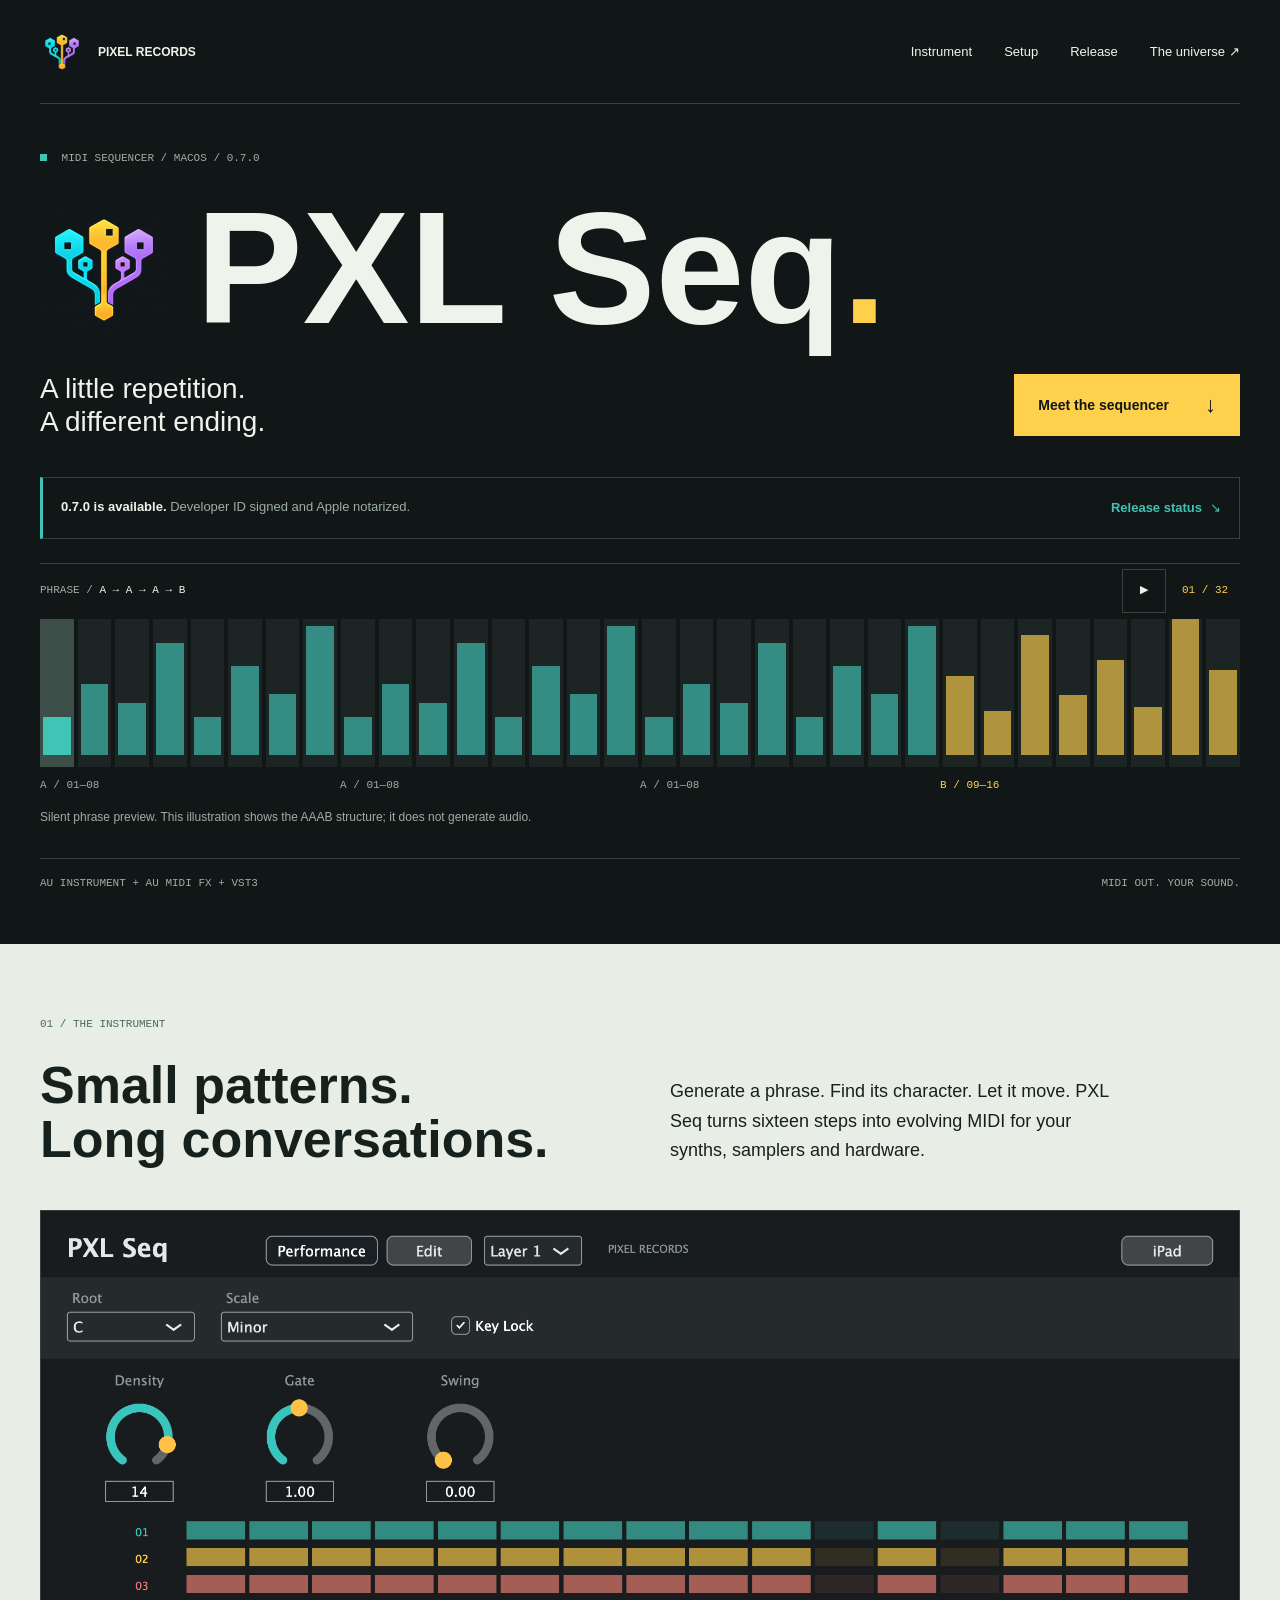
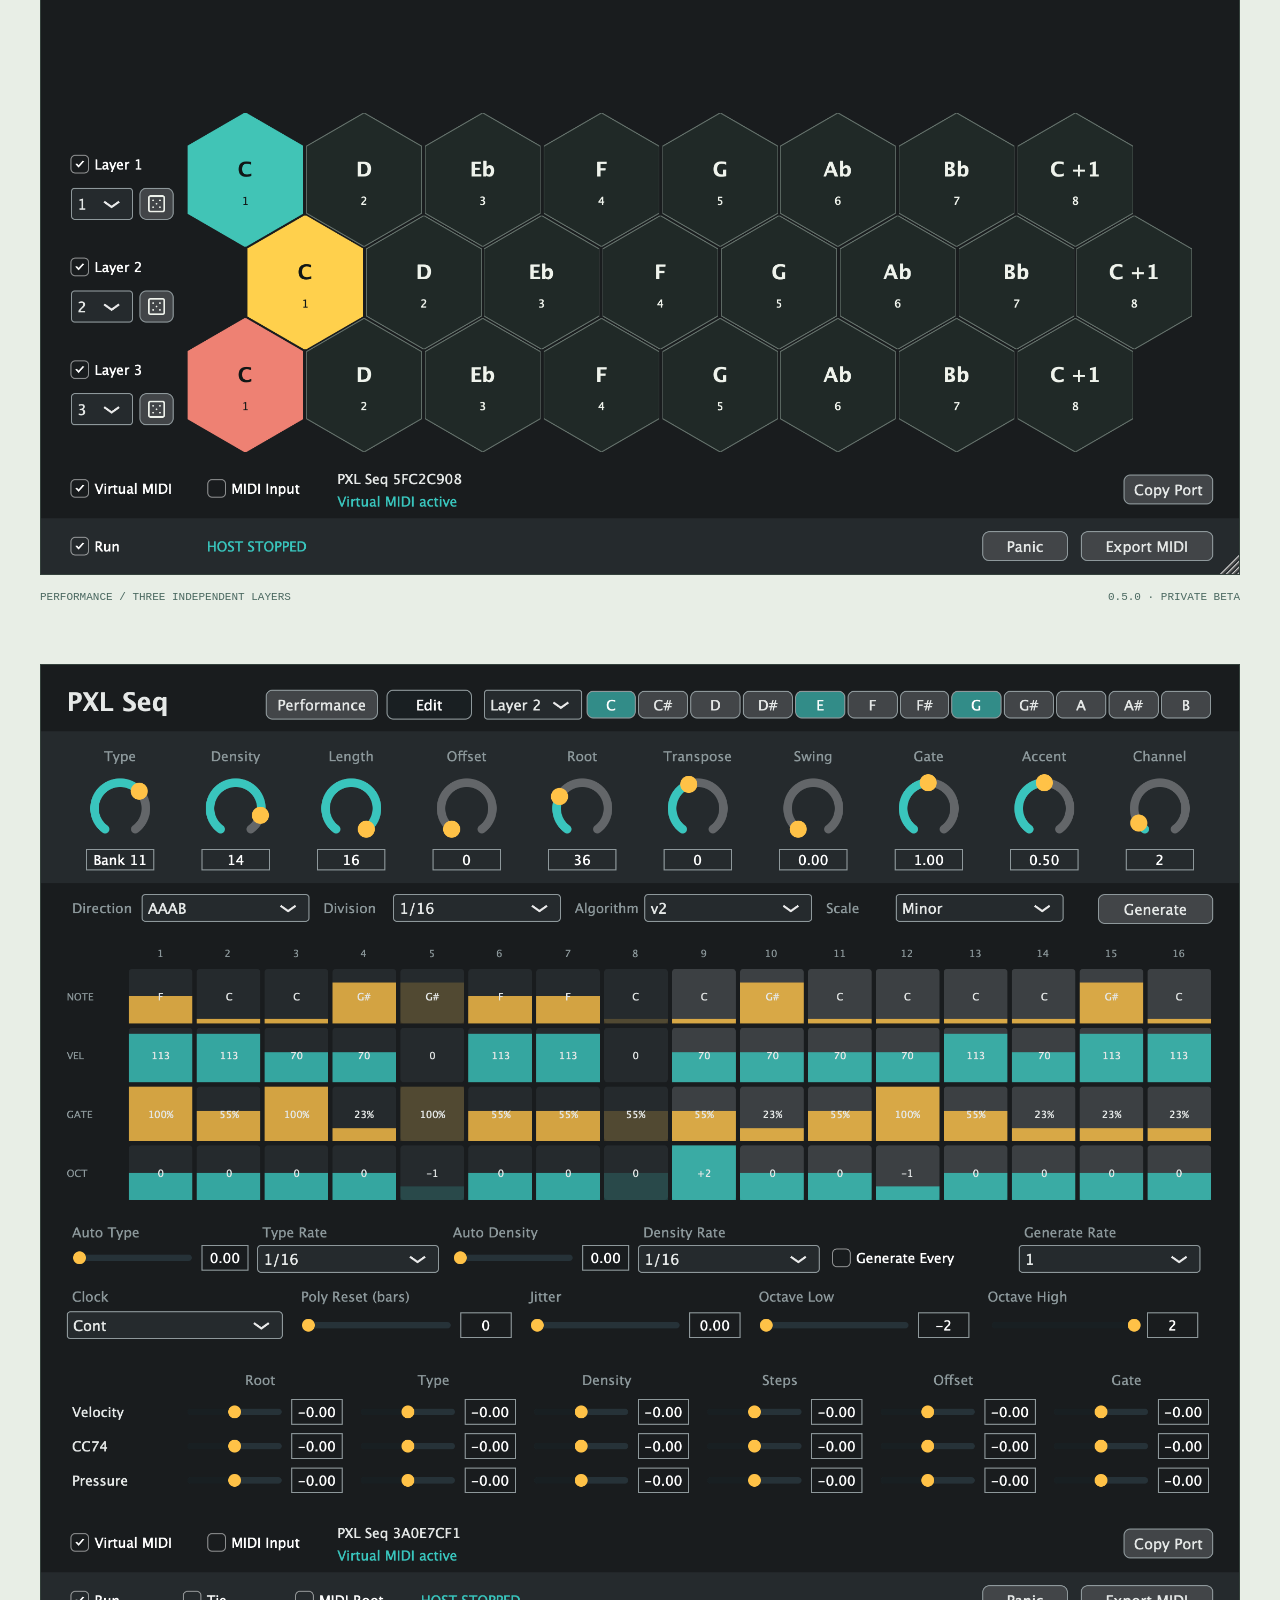
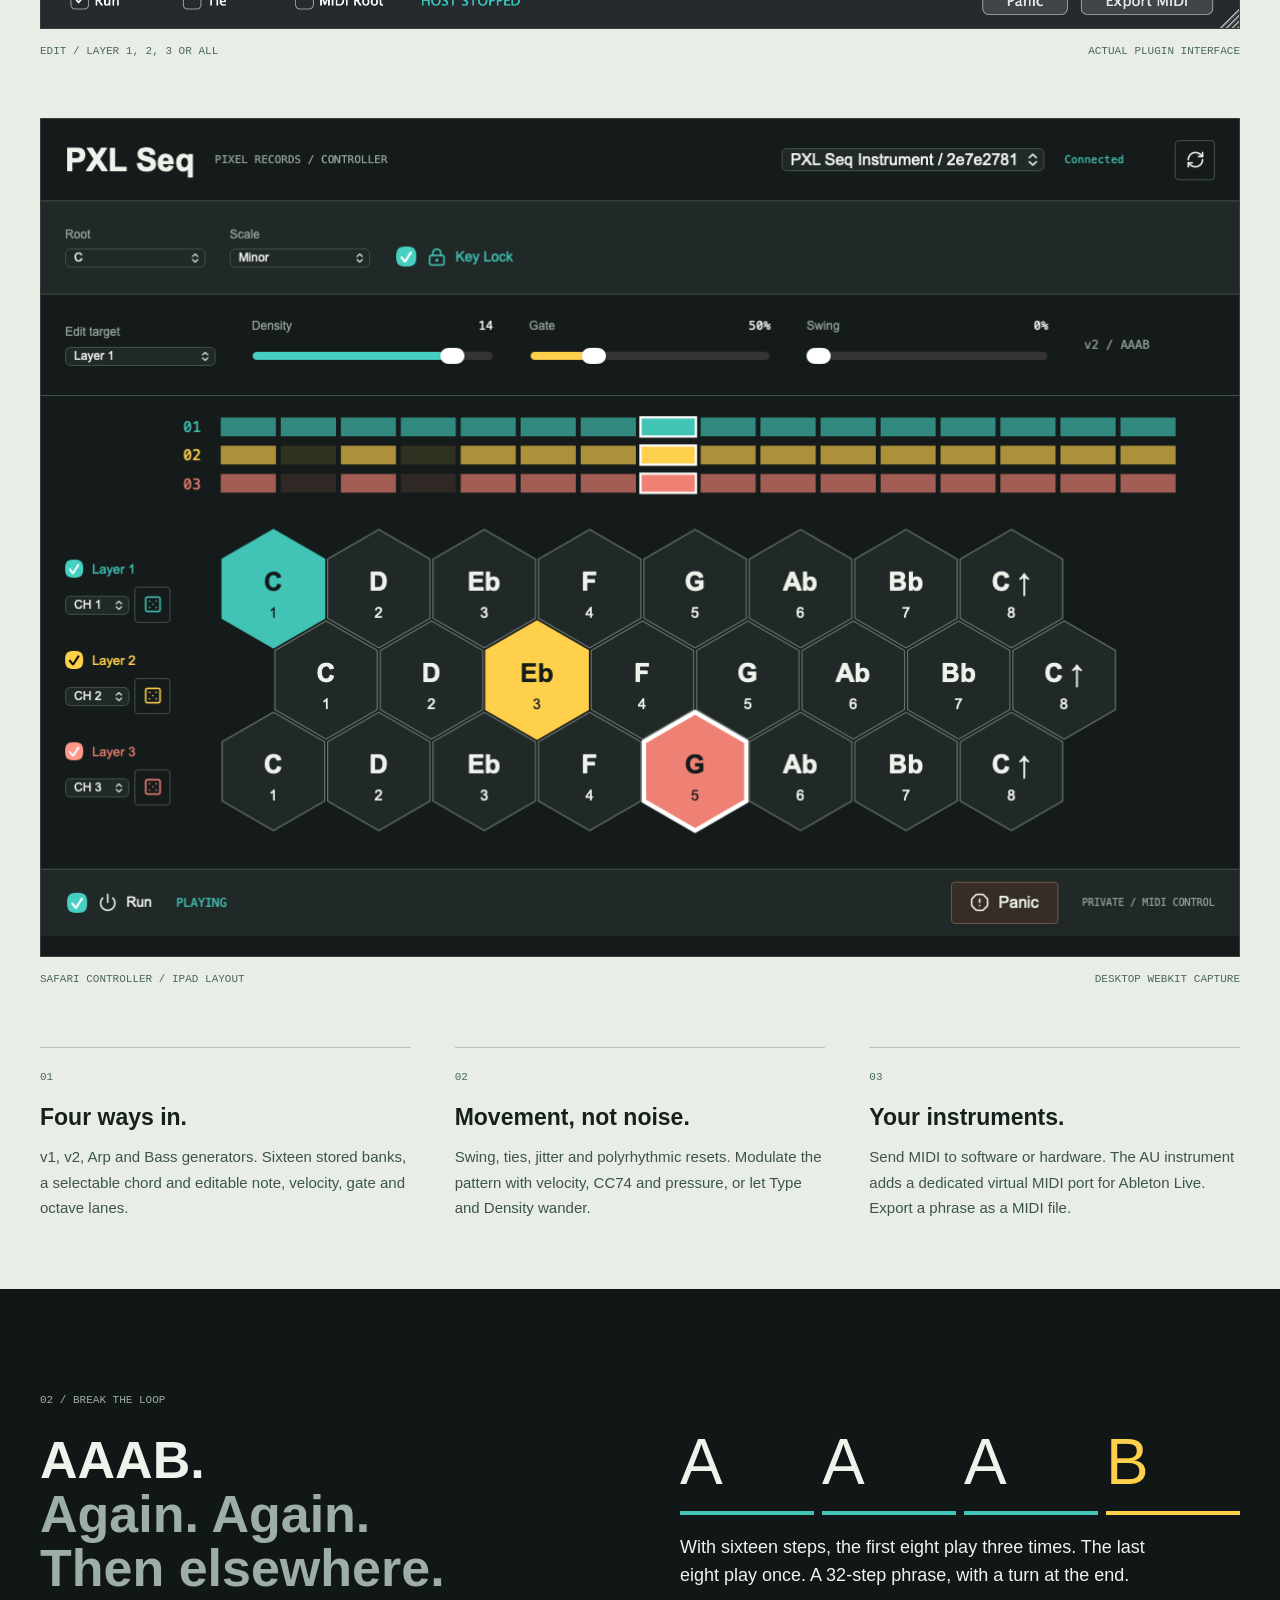
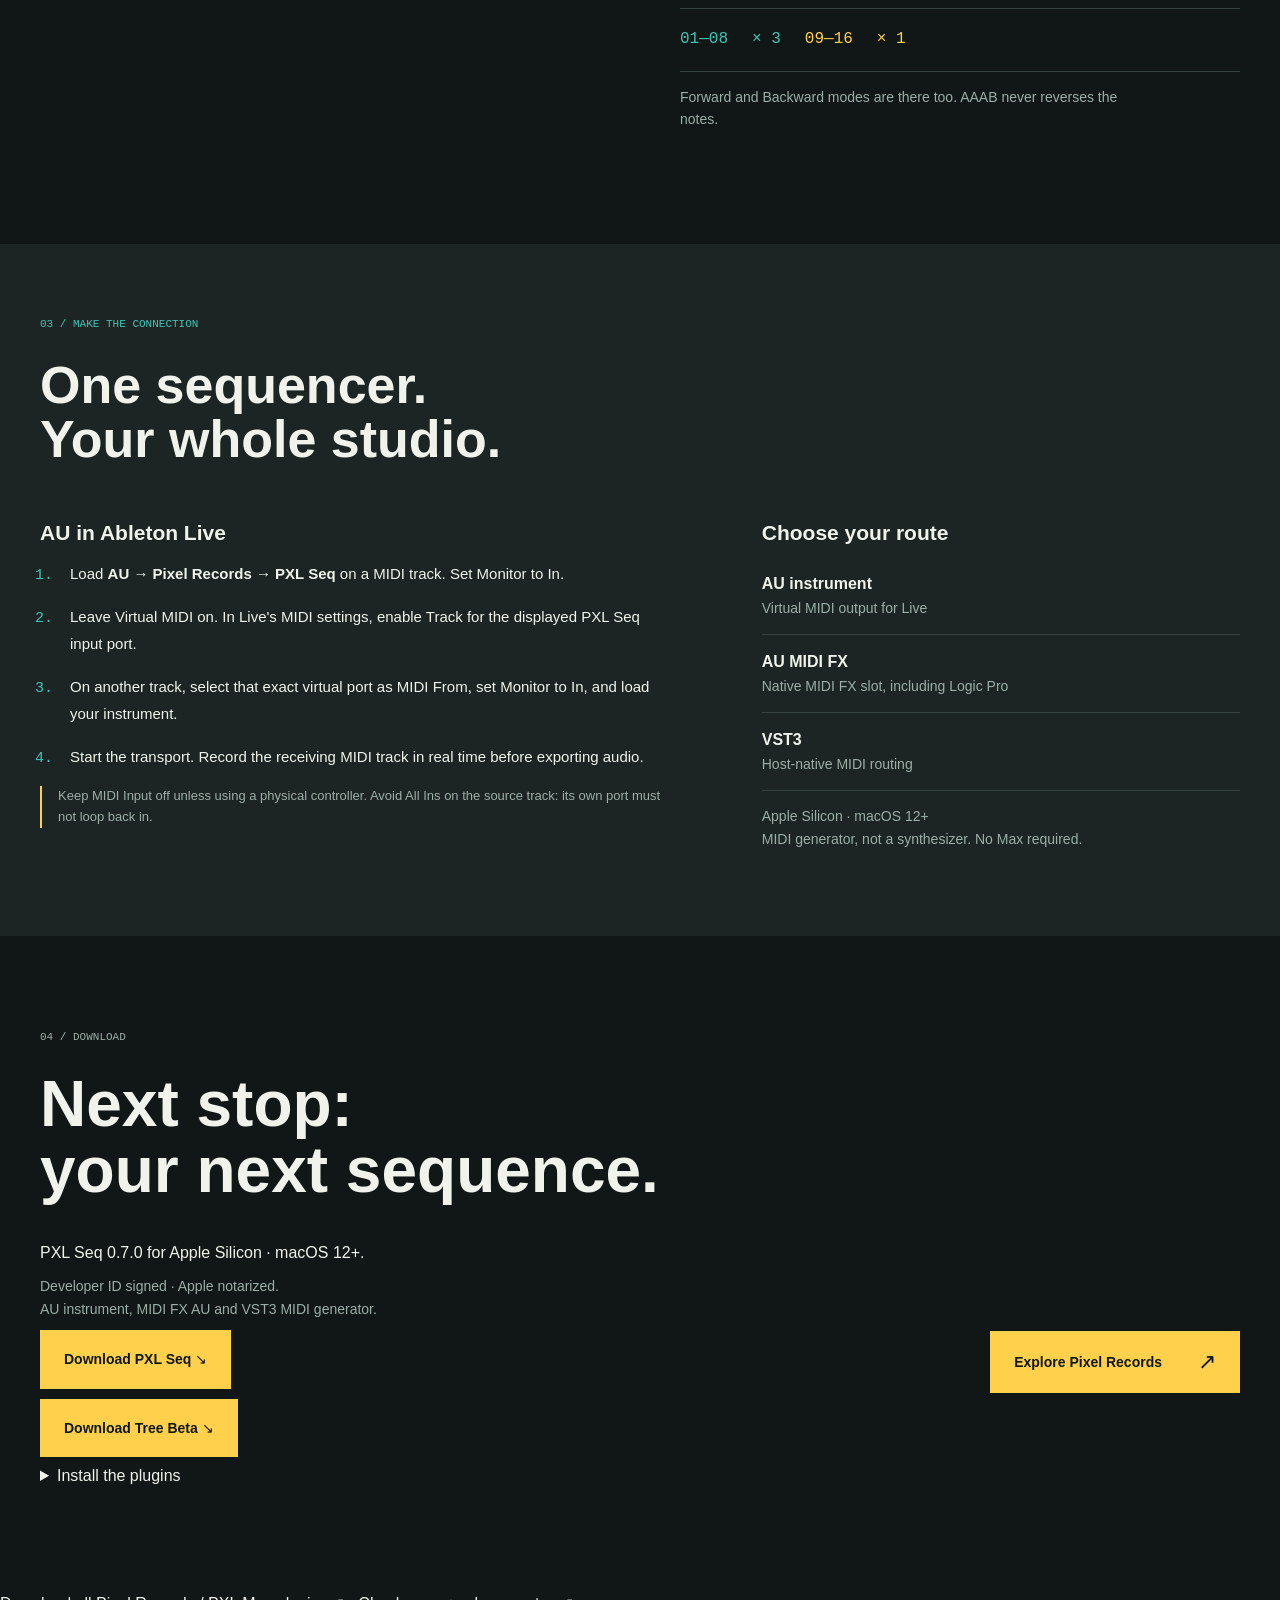
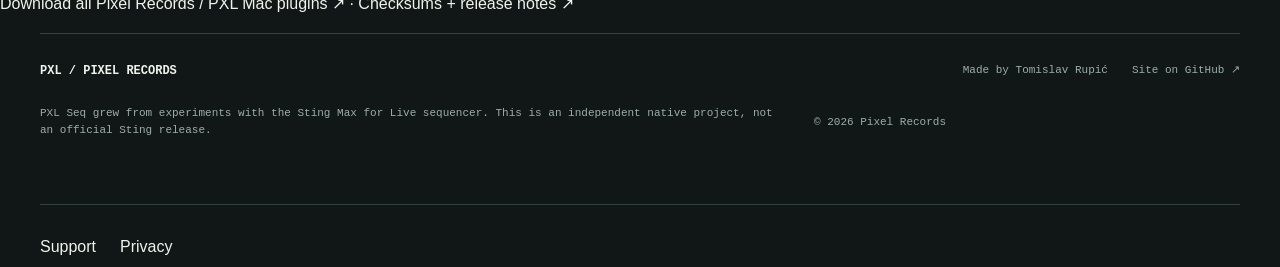
<file: index.html>
<!doctype html>
<html lang="en">
<head>
  <meta charset="utf-8">
  <meta name="viewport" content="width=device-width, initial-scale=1">
  <meta name="theme-color" content="#111716">
  <meta name="description" content="PXL Seq by Pixel Records. A native macOS MIDI sequencer for evolving basslines, arpeggios and AAAB phrases. AU and VST3, signed and notarized.">
  <meta property="og:title" content="PXL Seq / Pixel Records">
  <meta property="og:description" content="A little repetition. A different ending. Native MIDI sequencing for macOS.">
  <meta property="og:image" content="https://tomislavrupic.github.io/PXL-Seq/assets/pxl-seq-icon.png">
  <meta property="og:url" content="https://tomislavrupic.github.io/PXL-Seq/">
  <link rel="canonical" href="https://tomislavrupic.github.io/PXL-Seq/">
  <meta property="og:image:alt" content="PXL Seq hexagonal musical tree icon in cyan, amber and violet">
  <link rel="icon" href="assets/pxl-seq-icon.png" type="image/png">
  <link rel="apple-touch-icon" href="assets/pxl-seq-icon.png">
  <link rel="stylesheet" href="style.css">
  <link rel="stylesheet" href="legal.css">
  <title>PXL Seq / Pixel Records</title>
</head>
<body>
<a class="skip" href="#main">Skip to content</a>
<header class="nav wrap">
  <a class="brand" href="https://tomislav-rupic.com/" aria-label="Pixel Records home"><img class="brand-icon" src="assets/pxl-seq-icon.png" width="44" height="44" alt=""><span>PIXEL RECORDS</span></a>
  <nav aria-label="Main navigation"><a href="#instrument">Instrument</a><a href="#setup">Setup</a><a href="#beta">Release</a><a href="https://tomislav-rupic.com/">The universe <span aria-hidden="true">↗</span></a></nav>
</header>
<main id="main">
  <section class="hero wrap" aria-labelledby="title">
    <div class="eyebrow"><span class="signal"></span> MIDI SEQUENCER / MACOS / 0.7.0</div>
    <div class="hero-heading"><img class="product-icon" src="assets/pxl-seq-icon.png" width="128" height="128" alt="PXL Seq musical tree app icon"><h1 id="title">PXL Seq<span class="title-dot">.</span></h1></div>
    <div class="hero-bottom"><p>A little repetition.<br>A different ending.</p><a class="primary" href="#instrument">Meet the sequencer <span aria-hidden="true">↓</span></a></div>
    <div class="release-notice"><p><strong>0.7.0 is available.</strong> Developer ID signed and Apple notarized.</p><a href="#beta">Release status <span aria-hidden="true">↘</span></a></div>
    <div class="phrase" role="group" aria-label="Interactive AAAB phrase visualization" aria-describedby="phrase-note">
      <div class="phrase-top"><span>PHRASE / <strong id="phrase-name">A → A → A → B</strong></span><button id="play" class="icon" type="button" aria-label="Play silent phrase visualization" title="Play silent phrase visualization" aria-controls="phrase-grid" disabled>▶</button><output id="position" aria-live="off">01 / 32</output></div>
      <div id="phrase-grid" class="phrase-grid" aria-hidden="true"></div>
      <div class="phrase-labels" aria-hidden="true"><span>A / 01—08</span><span>A / 01—08</span><span>A / 01—08</span><span>B / 09—16</span></div>
      <p id="phrase-note" class="phrase-note">Silent phrase preview. This illustration shows the AAAB structure; it does not generate audio.</p>
      <noscript><p class="phrase-note">Enable JavaScript to animate the phrase preview. The product images and setup guide work without it.</p></noscript>
    </div>
    <div class="hero-meta"><span>AU INSTRUMENT + AU MIDI FX + VST3</span><span>MIDI OUT. YOUR SOUND.</span></div>
  </section>
  <section id="instrument" class="instrument">
    <div class="wrap section-intro"><span class="eyebrow">01 / THE INSTRUMENT</span><h2>Small patterns.<br>Long conversations.</h2><p>Generate a phrase. Find its character. Let it move. PXL Seq turns sixteen steps into evolving MIDI for your synths, samplers and hardware.</p></div>
    <figure class="interface wrap"><a href="assets/pxl-seq-performance.png" target="_blank" rel="noopener" aria-label="Open full-resolution PXL Seq Performance view"><img src="assets/pxl-seq-performance.png" width="2240" height="1800" loading="lazy" decoding="async" alt="PXL Seq 0.5.0 Performance view with controls above three interlocked rows of hexagonal pads, Key Lock and a generation dice button for each layer"></a><figcaption><span>PERFORMANCE / THREE INDEPENDENT LAYERS</span><span>0.5.0 · PRIVATE BETA</span></figcaption></figure>
    <figure class="interface wrap"><a href="assets/pxl-seq-edit.png" target="_blank" rel="noopener" aria-label="Open full-resolution PXL Seq Edit view"><img src="assets/pxl-seq-edit.png" width="2240" height="1800" loading="lazy" decoding="async" alt="PXL Seq Edit view with Layer 2 selected, note, velocity, gate and octave lanes, generator settings and modulation controls"></a><figcaption><span>EDIT / LAYER 1, 2, 3 OR ALL</span><span>ACTUAL PLUGIN INTERFACE</span></figcaption></figure>
    <figure class="interface wrap"><a href="assets/pxl-seq-controller.png" target="_blank" rel="noopener" aria-label="Open full-resolution PXL Seq Safari controller"><img src="assets/pxl-seq-controller.png" width="1194" height="834" loading="lazy" decoding="async" alt="PXL Seq Safari controller with Density, Gate and Swing faders above three interlocked hexagon rows, per-layer generation buttons and shared Key Lock"></a><figcaption><span>SAFARI CONTROLLER / IPAD LAYOUT</span><span>DESKTOP WEBKIT CAPTURE</span></figcaption></figure>
    <div class="features wrap"><article><span class="index">01</span><h3>Four ways in.</h3><p>v1, v2, Arp and Bass generators. Sixteen stored banks, a selectable chord and editable note, velocity, gate and octave lanes.</p></article><article><span class="index">02</span><h3>Movement, not noise.</h3><p>Swing, ties, jitter and polyrhythmic resets. Modulate the pattern with velocity, CC74 and pressure, or let Type and Density wander.</p></article><article><span class="index">03</span><h3>Your instruments.</h3><p>Send MIDI to software or hardware. The AU instrument adds a dedicated virtual MIDI port for Ableton Live. Export a phrase as a MIDI file.</p></article></div>
  </section>
  <section class="aaab wrap" aria-labelledby="aaab-title"><div><span class="eyebrow">02 / BREAK THE LOOP</span><h2 id="aaab-title">AAAB.<br><span>Again. Again.<br>Then elsewhere.</span></h2></div><div class="aaab-details"><div class="letters" aria-hidden="true"><span>A</span><span>A</span><span>A</span><span>B</span></div><p>With sixteen steps, the first eight play three times. The last eight play once. A 32-step phrase, with a turn at the end.</p><div class="equation"><span>01—08</span><span>× 3</span><span>09—16</span><span>× 1</span></div><p class="muted">Forward and Backward modes are there too. AAAB never reverses the notes.</p></div></section>
  <section id="setup" class="setup"><div class="wrap"><div class="section-intro"><span class="eyebrow">03 / MAKE THE CONNECTION</span><h2>One sequencer.<br>Your whole studio.</h2></div><div class="setup-grid"><div><h3>AU in Ableton Live</h3><ol><li>Load <strong>AU → Pixel Records → PXL Seq</strong> on a MIDI track. Set Monitor to In.</li><li>Leave Virtual MIDI on. In Live's MIDI settings, enable Track for the displayed PXL Seq input port.</li><li>On another track, select that exact virtual port as MIDI From, set Monitor to In, and load your instrument.</li><li>Start the transport. Record the receiving MIDI track in real time before exporting audio.</li></ol><p class="note">Keep MIDI Input off unless using a physical controller. Avoid All Ins on the source track: its own port must not loop back in.</p></div><div class="formats"><h3>Choose your route</h3><div><strong>AU instrument</strong><span>Virtual MIDI output for Live</span></div><div><strong>AU MIDI FX</strong><span>Native MIDI FX slot, including Logic Pro</span></div><div><strong>VST3</strong><span>Host-native MIDI routing</span></div><p class="muted">Apple Silicon · macOS 12+<br>MIDI generator, not a synthesizer. No Max required.</p></div></div></div></section>
  <section id="beta" class="beta wrap"><span class="eyebrow">04 / DOWNLOAD</span><h2>Next stop:<br>your next sequence.</h2><div class="beta-bottom"><div><p>PXL Seq 0.7.0 for Apple Silicon · macOS 12+.</p><p class="muted">Developer ID signed · Apple notarized.<br>AU instrument, MIDI FX AU and VST3 MIDI generator.</p><p><a class="primary" href="https://github.com/tomislavrupic/PXL-Seq/releases/download/notarized-2026-10-27/PXL-Seq-0.7.0-macOS-arm64-Notarized-2026-10-27.zip">Download PXL Seq ↘</a></p><p><a class="primary" href="https://github.com/tomislavrupic/PXL-Seq/releases/download/notarized-2026-10-27/PXL-Seq-Tree-Beta-0.7.0-macOS-arm64-Notarized-2026-10-27.zip">Download Tree Beta ↘</a></p><details><summary>Install the plugins</summary><p>Unzip the download. Copy whole .component bundles from Components to <code>~/Library/Audio/Plug-Ins/Components/</code> and .vst3 bundles from VST3 to <code>~/Library/Audio/Plug-Ins/VST3/</code>. Back up existing copies before replacing them, then restart and rescan your DAW.</p><p>VST3 generates MIDI for another instrument track. The instrument AU uses a virtual CoreMIDI port; the MIDI FX AU requires a host MIDI FX slot. Existing screenshots show the 0.5 interface.</p></details></div><a class="primary" href="https://tomislav-rupic.com/">Explore Pixel Records <span aria-hidden="true">↗</span></a></div></section>
<p class="release-note"><a href="https://github.com/tomislavrupic/PXL-Filter/releases/download/notarized-2026-10-27/Pixel-Records-Plugins-2026-10-27-macOS-arm64-Notarized.zip">Download all Pixel Records / PXL Mac plugins ↗</a> · <a href="https://github.com/tomislavrupic/PXL-Filter/releases/tag/notarized-2026-10-27">Checksums + release notes ↗</a></p></main>
<footer class="wrap"><a class="brand" href="https://tomislav-rupic.com/">PXL / PIXEL RECORDS</a><span>Made by Tomislav Rupić</span><a href="https://github.com/tomislavrupic/PXL-Seq">Site on GitHub ↗</a><p>PXL Seq grew from experiments with the Sting Max for Live sequencer. This is an independent native project, not an official Sting release.</p><span>© 2026 Pixel Records</span></footer>
<nav class="legal-nav wrap" aria-label="Support and privacy"><a href="support.html">Support</a><a href="privacy.html">Privacy</a></nav>
<script src="script.js" defer></script>
</body>
</html>
</file>
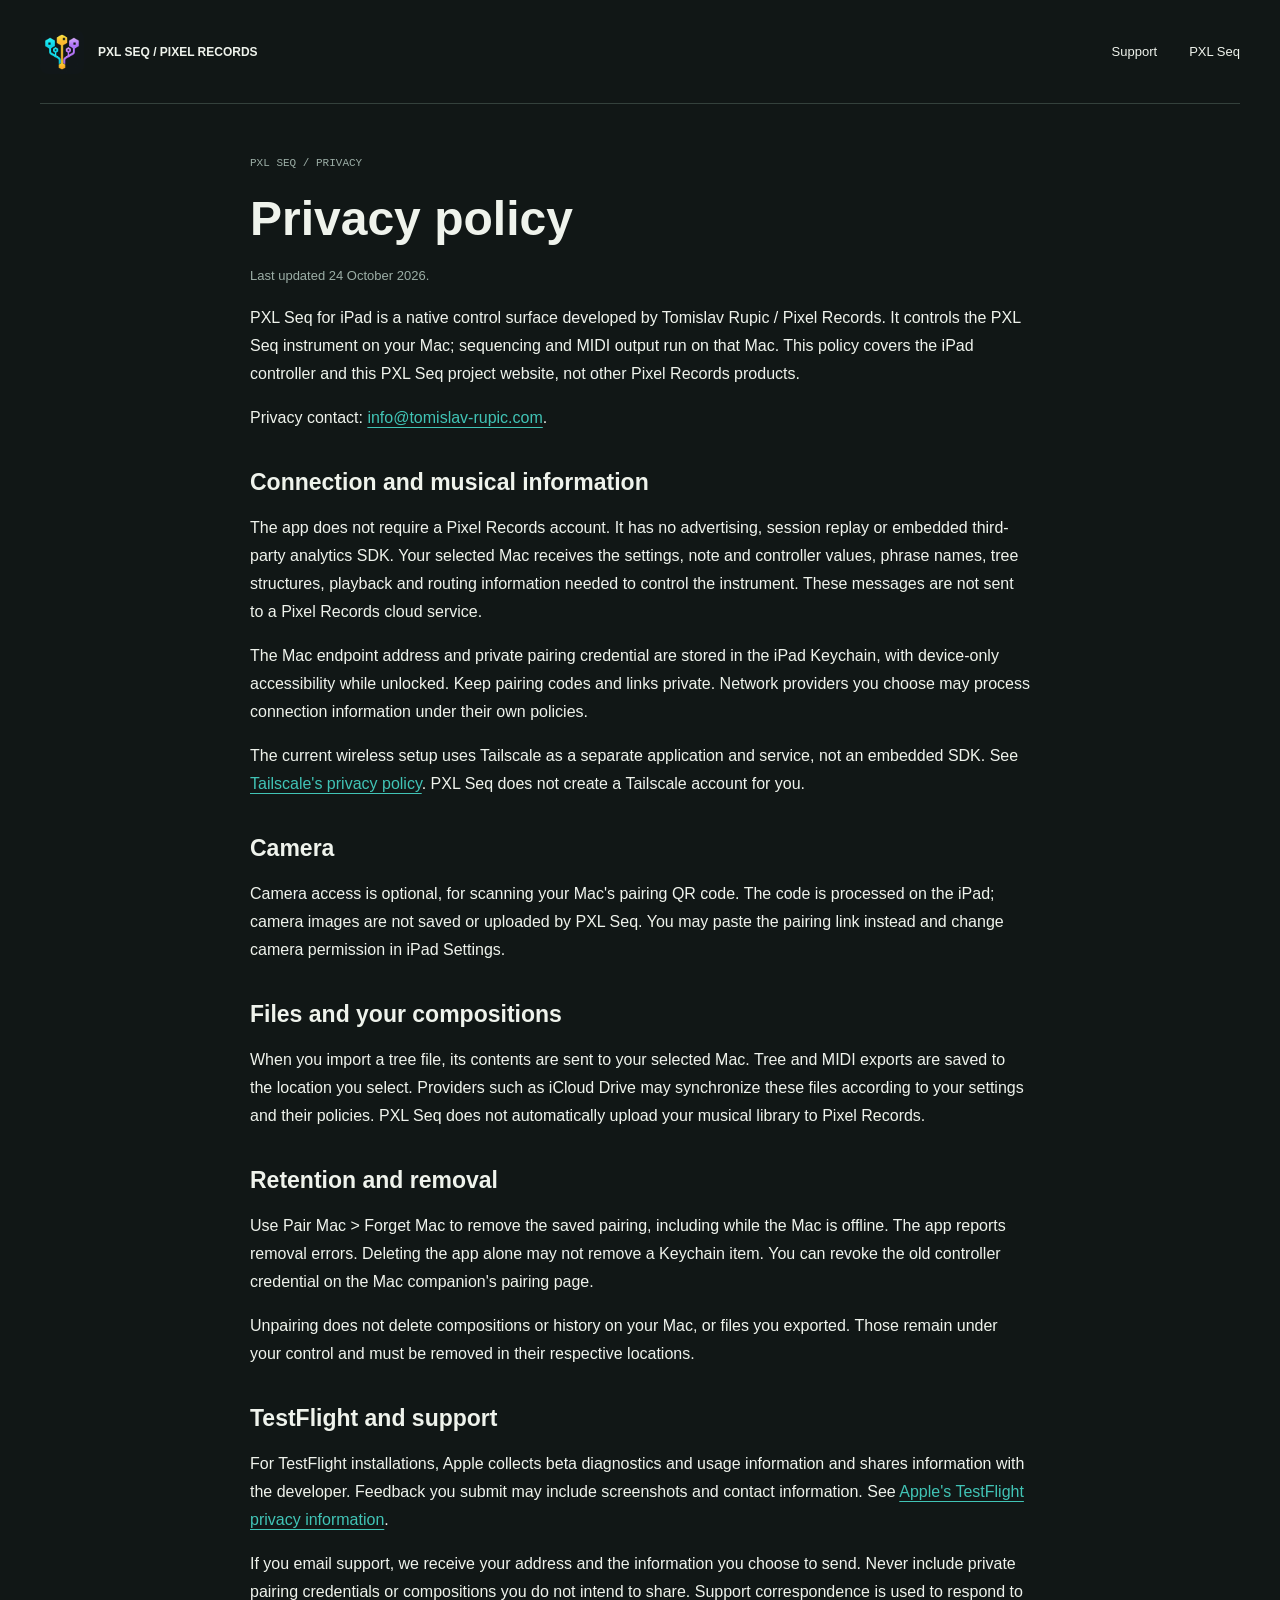
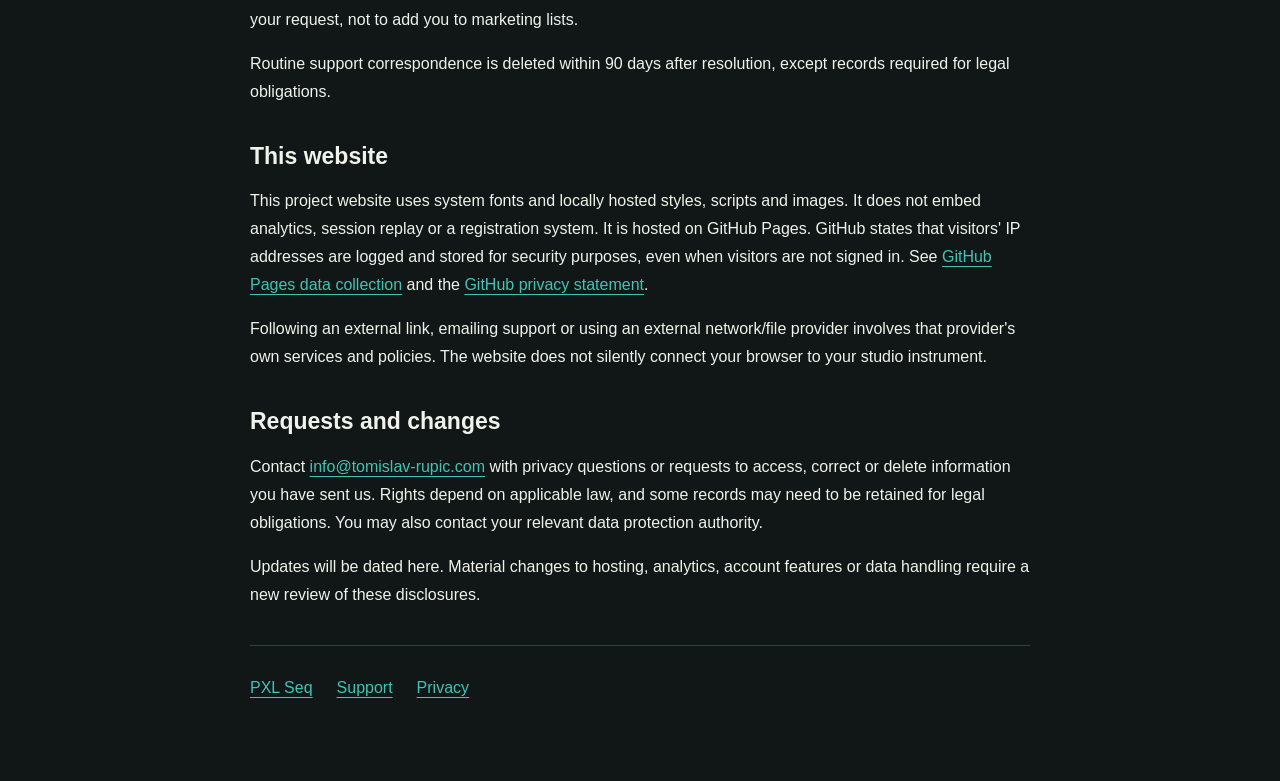
<file: privacy.html>
<!doctype html>
<html lang="en">
<head>
  <meta charset="utf-8">
  <meta name="viewport" content="width=device-width, initial-scale=1">
  <meta name="description" content="Privacy information for the PXL Seq iPad controller and its project website.">
  <meta name="theme-color" content="#111716">
  <link rel="icon" href="assets/pxl-seq-icon.png" type="image/png">
  <link rel="stylesheet" href="style.css">
  <link rel="stylesheet" href="legal.css">
  <title>PXL Seq Privacy / Pixel Records</title>
</head>
<body>
<a class="skip" href="#main">Skip to content</a>
<header class="nav wrap"><a class="brand" href="index.html"><img class="brand-icon" src="assets/pxl-seq-icon.png" width="44" height="44" alt=""><span>PXL SEQ / PIXEL RECORDS</span></a><nav aria-label="Main navigation"><a href="support.html">Support</a><a href="index.html">PXL Seq</a></nav></header>
<main id="main" class="document wrap">
  <span class="eyebrow">PXL SEQ / PRIVACY</span>
  <h1>Privacy policy</h1>
  <p class="updated">Last updated 24 October 2026.</p>
  <p>PXL Seq for iPad is a native control surface developed by Tomislav Rupic / Pixel Records. It controls the PXL Seq instrument on your Mac; sequencing and MIDI output run on that Mac. This policy covers the iPad controller and this PXL Seq project website, not other Pixel Records products.</p>
  <p>Privacy contact: <a href="mailto:info@tomislav-rupic.com">info@tomislav-rupic.com</a>.</p>
  <h2>Connection and musical information</h2>
  <p>The app does not require a Pixel Records account. It has no advertising, session replay or embedded third-party analytics SDK. Your selected Mac receives the settings, note and controller values, phrase names, tree structures, playback and routing information needed to control the instrument. These messages are not sent to a Pixel Records cloud service.</p>
  <p>The Mac endpoint address and private pairing credential are stored in the iPad Keychain, with device-only accessibility while unlocked. Keep pairing codes and links private. Network providers you choose may process connection information under their own policies.</p>
  <p>The current wireless setup uses Tailscale as a separate application and service, not an embedded SDK. See <a href="https://tailscale.com/privacy-policy/">Tailscale's privacy policy</a>. PXL Seq does not create a Tailscale account for you.</p>
  <h2>Camera</h2>
  <p>Camera access is optional, for scanning your Mac's pairing QR code. The code is processed on the iPad; camera images are not saved or uploaded by PXL Seq. You may paste the pairing link instead and change camera permission in iPad Settings.</p>
  <h2>Files and your compositions</h2>
  <p>When you import a tree file, its contents are sent to your selected Mac. Tree and MIDI exports are saved to the location you select. Providers such as iCloud Drive may synchronize these files according to your settings and their policies. PXL Seq does not automatically upload your musical library to Pixel Records.</p>
  <h2>Retention and removal</h2>
  <p>Use Pair Mac &gt; Forget Mac to remove the saved pairing, including while the Mac is offline. The app reports removal errors. Deleting the app alone may not remove a Keychain item. You can revoke the old controller credential on the Mac companion's pairing page.</p>
  <p>Unpairing does not delete compositions or history on your Mac, or files you exported. Those remain under your control and must be removed in their respective locations.</p>
  <h2>TestFlight and support</h2>
  <p>For TestFlight installations, Apple collects beta diagnostics and usage information and shares information with the developer. Feedback you submit may include screenshots and contact information. See <a href="https://www.apple.com/legal/privacy/data/en/test-flight/">Apple's TestFlight privacy information</a>.</p>
  <p>If you email support, we receive your address and the information you choose to send. Never include private pairing credentials or compositions you do not intend to share. Support correspondence is used to respond to your request, not to add you to marketing lists.</p>
  <p>Routine support correspondence is deleted within 90 days after resolution, except records required for legal obligations.</p>
  <h2>This website</h2>
  <p>This project website uses system fonts and locally hosted styles, scripts and images. It does not embed analytics, session replay or a registration system. It is hosted on GitHub Pages. GitHub states that visitors' IP addresses are logged and stored for security purposes, even when visitors are not signed in. See <a href="https://docs.github.com/en/pages/getting-started-with-github-pages/what-is-github-pages#data-collection">GitHub Pages data collection</a> and the <a href="https://docs.github.com/en/site-policy/privacy-policies/github-general-privacy-statement">GitHub privacy statement</a>.</p>
  <p>Following an external link, emailing support or using an external network/file provider involves that provider's own services and policies. The website does not silently connect your browser to your studio instrument.</p>
  <h2>Requests and changes</h2>
  <p>Contact <a href="mailto:info@tomislav-rupic.com">info@tomislav-rupic.com</a> with privacy questions or requests to access, correct or delete information you have sent us. Rights depend on applicable law, and some records may need to be retained for legal obligations. You may also contact your relevant data protection authority.</p>
  <p>Updates will be dated here. Material changes to hosting, analytics, account features or data handling require a new review of these disclosures.</p>
  <nav class="legal-nav" aria-label="Related pages"><a href="index.html">PXL Seq</a><a href="support.html">Support</a><a href="privacy.html" aria-current="page">Privacy</a></nav>
</main>
</body>
</html>
</file>
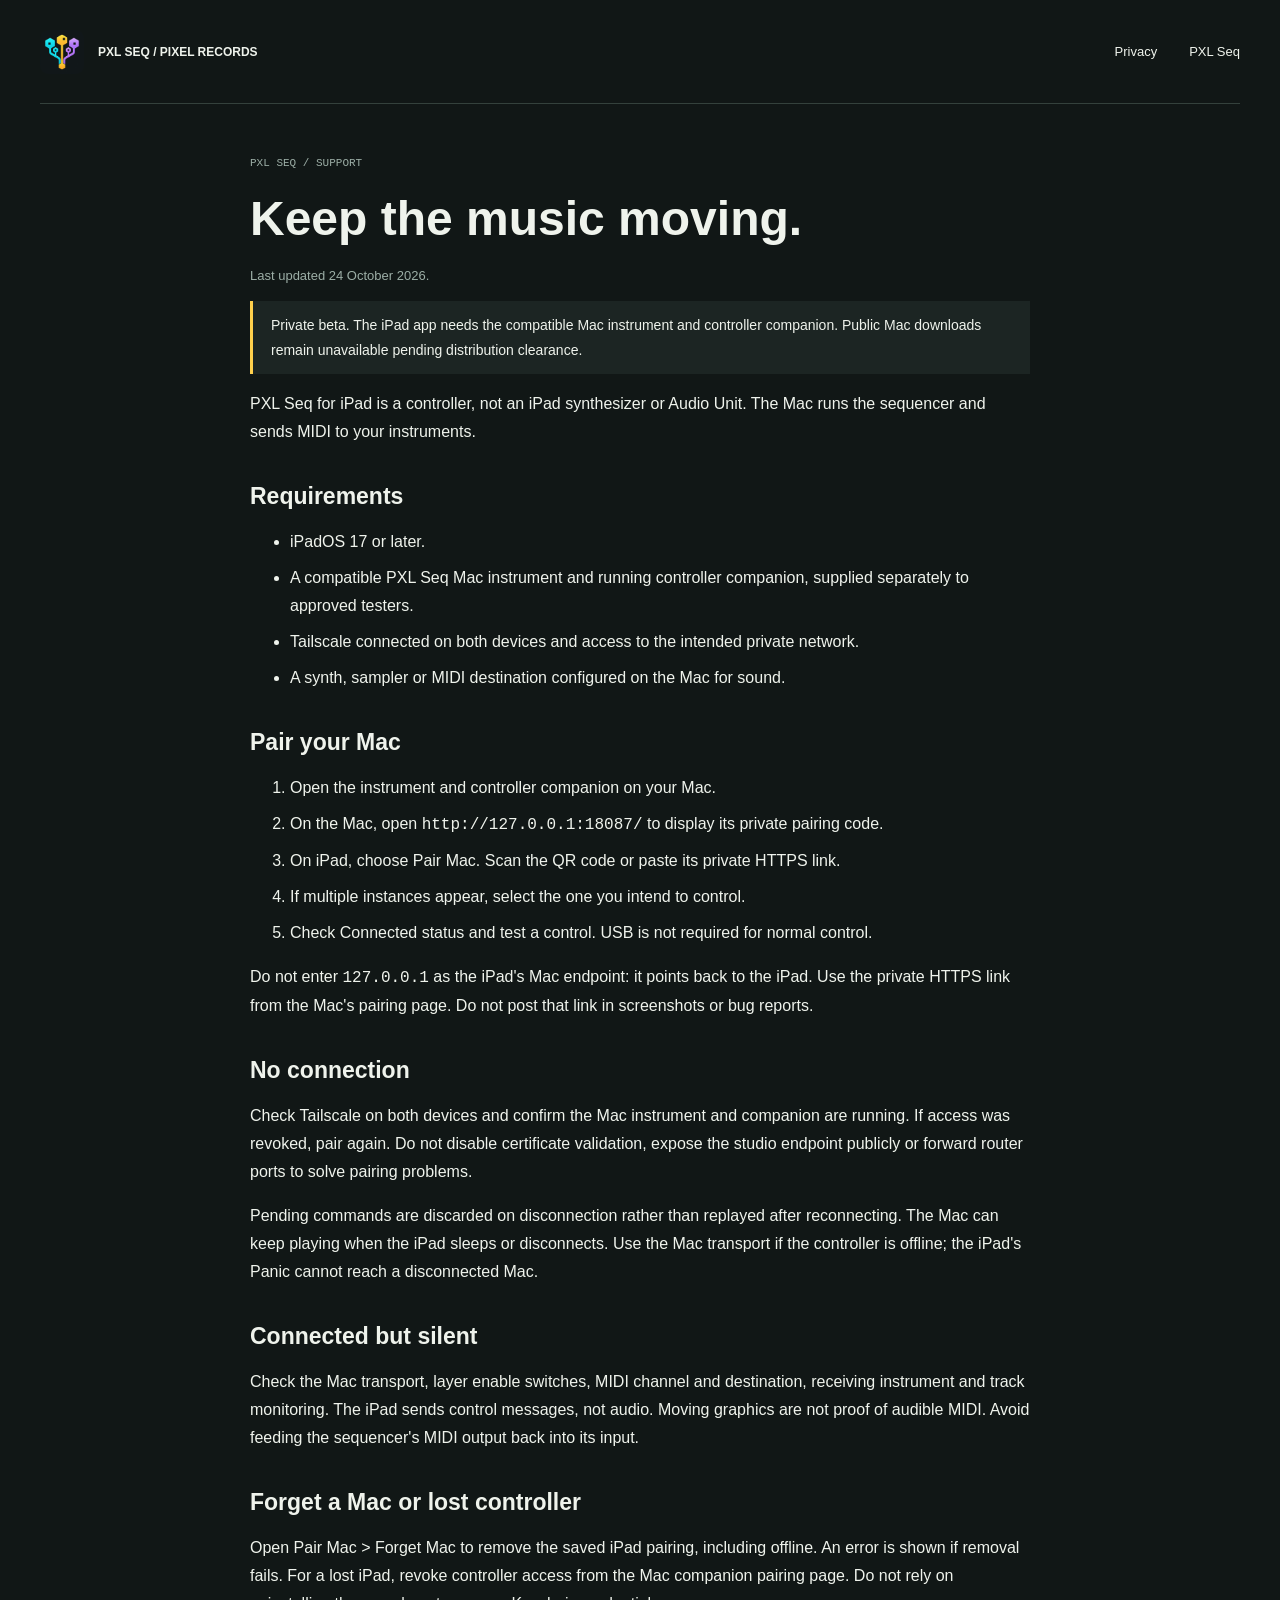
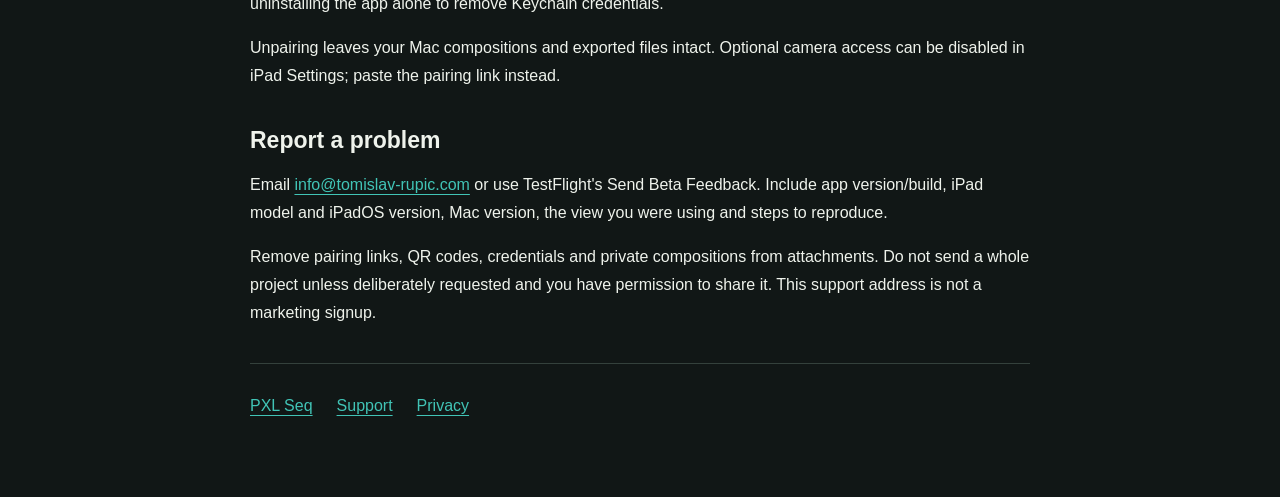
<file: support.html>
<!doctype html>
<html lang="en">
<head>
  <meta charset="utf-8">
  <meta name="viewport" content="width=device-width, initial-scale=1">
  <meta name="description" content="Setup, pairing and troubleshooting for the PXL Seq iPad controller.">
  <meta name="theme-color" content="#111716">
  <link rel="icon" href="assets/pxl-seq-icon.png" type="image/png">
  <link rel="stylesheet" href="style.css">
  <link rel="stylesheet" href="legal.css">
  <title>PXL Seq Support / Pixel Records</title>
</head>
<body>
<a class="skip" href="#main">Skip to content</a>
<header class="nav wrap"><a class="brand" href="index.html"><img class="brand-icon" src="assets/pxl-seq-icon.png" width="44" height="44" alt=""><span>PXL SEQ / PIXEL RECORDS</span></a><nav aria-label="Main navigation"><a href="privacy.html">Privacy</a><a href="index.html">PXL Seq</a></nav></header>
<main id="main" class="document wrap">
  <span class="eyebrow">PXL SEQ / SUPPORT</span>
  <h1>Keep the music moving.</h1>
  <p class="updated">Last updated 24 October 2026.</p>
  <aside class="review-note"><p>Private beta. The iPad app needs the compatible Mac instrument and controller companion. Public Mac downloads remain unavailable pending distribution clearance.</p></aside>
  <p>PXL Seq for iPad is a controller, not an iPad synthesizer or Audio Unit. The Mac runs the sequencer and sends MIDI to your instruments.</p>
  <h2>Requirements</h2>
  <ul><li>iPadOS 17 or later.</li><li>A compatible PXL Seq Mac instrument and running controller companion, supplied separately to approved testers.</li><li>Tailscale connected on both devices and access to the intended private network.</li><li>A synth, sampler or MIDI destination configured on the Mac for sound.</li></ul>
  <h2>Pair your Mac</h2>
  <ol><li>Open the instrument and controller companion on your Mac.</li><li>On the Mac, open <code>http://127.0.0.1:18087/</code> to display its private pairing code.</li><li>On iPad, choose Pair Mac. Scan the QR code or paste its private HTTPS link.</li><li>If multiple instances appear, select the one you intend to control.</li><li>Check Connected status and test a control. USB is not required for normal control.</li></ol>
  <p>Do not enter <code>127.0.0.1</code> as the iPad's Mac endpoint: it points back to the iPad. Use the private HTTPS link from the Mac's pairing page. Do not post that link in screenshots or bug reports.</p>
  <h2>No connection</h2>
  <p>Check Tailscale on both devices and confirm the Mac instrument and companion are running. If access was revoked, pair again. Do not disable certificate validation, expose the studio endpoint publicly or forward router ports to solve pairing problems.</p>
  <p>Pending commands are discarded on disconnection rather than replayed after reconnecting. The Mac can keep playing when the iPad sleeps or disconnects. Use the Mac transport if the controller is offline; the iPad's Panic cannot reach a disconnected Mac.</p>
  <h2>Connected but silent</h2>
  <p>Check the Mac transport, layer enable switches, MIDI channel and destination, receiving instrument and track monitoring. The iPad sends control messages, not audio. Moving graphics are not proof of audible MIDI. Avoid feeding the sequencer's MIDI output back into its input.</p>
  <h2>Forget a Mac or lost controller</h2>
  <p>Open Pair Mac &gt; Forget Mac to remove the saved iPad pairing, including offline. An error is shown if removal fails. For a lost iPad, revoke controller access from the Mac companion pairing page. Do not rely on uninstalling the app alone to remove Keychain credentials.</p>
  <p>Unpairing leaves your Mac compositions and exported files intact. Optional camera access can be disabled in iPad Settings; paste the pairing link instead.</p>
  <h2>Report a problem</h2>
  <p>Email <a href="mailto:info@tomislav-rupic.com">info@tomislav-rupic.com</a> or use TestFlight's Send Beta Feedback. Include app version/build, iPad model and iPadOS version, Mac version, the view you were using and steps to reproduce.</p>
  <p>Remove pairing links, QR codes, credentials and private compositions from attachments. Do not send a whole project unless deliberately requested and you have permission to share it. This support address is not a marketing signup.</p>
  <nav class="legal-nav" aria-label="Related pages"><a href="index.html">PXL Seq</a><a href="support.html" aria-current="page">Support</a><a href="privacy.html">Privacy</a></nav>
</main>
</body>
</html>
</file>
<file: style.css>
:root{color-scheme:dark;--bg:#111716;--panel:#1c2523;--ink:#eff3ec;--muted:#9caea6;--teal:#41c4b6;--yellow:#ffd04c;--line:#34413c;font-family:Arial,Helvetica,sans-serif;font-synthesis:none;scroll-behavior:smooth}*{box-sizing:border-box}body{margin:0;background:var(--bg);color:var(--ink)}a{color:inherit;text-decoration:none}button{font:inherit}a,button{touch-action:manipulation}a:focus-visible,button:focus-visible{outline:2px solid var(--yellow);outline-offset:6px}.wrap{width:min(1240px,calc(100% - 80px));margin-inline:auto}.nav{height:104px;display:flex;align-items:center;justify-content:space-between;border-bottom:1px solid var(--line)}.brand{display:flex;gap:14px;align-items:center;font-size:12px;font-weight:700}.mark{background:var(--yellow);color:var(--bg);padding:10px 7px;font-size:18px}.nav nav{display:flex;gap:32px;font-size:13px}.nav a:hover,footer a:hover{color:var(--teal)}.eyebrow,.hero-meta,.phrase-top,.phrase-labels,figcaption,.index,.equation,footer{font-family:monospace;font-size:11px;line-height:1.6;letter-spacing:0}.eyebrow{color:var(--muted)}.hero{padding-top:46px}.signal{display:inline-block;width:7px;height:7px;background:var(--teal);margin-right:8px}h1{font-size:160px;line-height:1;margin:20px 0 24px;font-weight:800;letter-spacing:0}.title-dot{color:var(--yellow)}.hero-bottom{display:flex;justify-content:space-between;align-items:center;margin-bottom:38px}.hero-bottom p{font-size:28px;line-height:1.2;margin:0}.primary{display:inline-flex;align-items:center;justify-content:space-between;gap:36px;padding:18px 24px;background:var(--yellow);color:var(--bg);font-size:14px;font-weight:700;min-height:54px;transition:background .2s}.primary:hover{background:var(--teal)}.primary span{font-size:22px}.phrase{border-top:1px solid var(--line)}.phrase-top{display:flex;align-items:center;gap:16px;height:55px;color:var(--muted)}.phrase-top strong{color:var(--ink);font-weight:400}.phrase-top output{min-width:58px;color:var(--yellow)}.icon{margin-left:auto;width:44px;height:44px;flex-shrink:0;border:1px solid var(--line);background:transparent;color:var(--ink);cursor:pointer}.icon:hover{border-color:var(--teal);color:var(--teal)}.phrase-grid{display:grid;grid-template-columns:repeat(32,minmax(0,1fr));height:148px;gap:4px}.step{position:relative;background:var(--panel);display:flex;align-items:flex-end;padding:0 3px 12px}.step::after{content:"";display:block;width:100%;height:var(--height);background:var(--teal);opacity:.65}.step.b::after{background:var(--yellow)}.step.active{background:#3c4e47}.step.active::after{opacity:1}.phrase-labels{display:grid;grid-template-columns:repeat(4,1fr);padding-top:10px;color:var(--muted)}.phrase-labels span:last-child{color:var(--yellow)}.hero-meta{display:flex;justify-content:space-between;color:var(--muted);margin:30px 0 52px;padding-top:16px;border-top:1px solid var(--line)}.instrument{padding:72px 0 0;background:#e8eee6;color:#16211d}.section-intro{display:grid;grid-template-columns:1fr 1fr;column-gap:60px;align-items:end}.section-intro .eyebrow{grid-column:1/-1;color:#4a6860;margin-bottom:24px}h2{font-size:52px;line-height:1.04;margin:0;font-weight:700;letter-spacing:0}.section-intro p{font-size:18px;line-height:1.65;max-width:450px;margin:0}p{line-height:1.6}.interface{margin-top:44px;margin-bottom:0}.interface img{display:block;width:100%;height:auto;border:1px solid #34413c}.interface a{display:block}.interface figcaption{display:flex;justify-content:space-between;padding:14px 0;color:#4a6860}.features{display:grid;grid-template-columns:repeat(3,1fr);gap:44px;padding-top:44px;padding-bottom:68px}.features article{border-top:1px solid #b5c4ba;padding-top:18px}.index{color:#4a6860}h3{font-size:23px;font-weight:600;line-height:1.2;margin:18px 0 12px}.features p{font-size:15px;line-height:1.7;margin:0;color:#3d544a}.aaab{display:grid;grid-template-columns:1fr 1fr;gap:80px;padding-top:100px;padding-bottom:100px}.aaab h2{margin-top:24px}.aaab h2>span{color:var(--muted)}.aaab-details{padding-top:36px}.letters{display:grid;grid-template-columns:repeat(4,1fr);gap:8px}.letters span{font-size:64px;border-bottom:4px solid var(--teal);padding-bottom:12px}.letters span:last-child{color:var(--yellow);border-color:var(--yellow)}.aaab-details>p{font-size:18px;max-width:470px}.equation{display:flex;gap:24px;border-block:1px solid var(--line);padding:18px 0;color:var(--teal);font-size:16px}.equation span:nth-last-child(-n+2){color:var(--yellow)}.muted{color:var(--muted)!important;font-size:14px!important}.setup{background:var(--panel);padding:72px 0}.setup .eyebrow{color:var(--teal)}.setup-grid{display:grid;grid-template-columns:1.3fr 1fr;gap:100px;margin-top:36px}.setup-grid h3{font-size:21px}.setup ol{padding-left:22px;font-size:15px;line-height:1.8}.setup li{padding-left:8px;margin-bottom:16px}.setup li::marker{color:var(--teal);font-family:monospace}.note{font-size:13px;color:var(--muted);border-left:2px solid var(--yellow);padding-left:16px}.formats>div{display:flex;flex-direction:column;gap:7px;border-bottom:1px solid var(--line);padding:18px 0}.formats strong{font-size:16px}.formats span{color:var(--muted);font-size:14px}.beta{padding-block:90px}.beta h2{font-size:64px;margin:24px 0 36px}.beta-bottom{display:flex;align-items:center;justify-content:space-between;gap:30px}.beta p{margin:0 0 10px}footer{display:flex;gap:24px;align-items:center;flex-wrap:wrap;padding-block:28px;border-top:1px solid var(--line);color:var(--muted)}footer .brand{color:var(--ink);margin-right:auto}footer p{width:100%;margin:0;max-width:750px;font-size:11px}.skip{position:absolute;left:20px;top:-100px;background:var(--yellow);color:var(--bg);padding:16px;z-index:2}.skip:focus{top:15px}@media(min-width:1600px){.hero{padding-top:60px}h1{font-size:180px}.phrase-grid{height:170px}}@media(max-width:800px){.wrap{width:calc(100% - 40px)}.nav{height:80px}.nav nav{gap:18px}.brand{font-size:10px}.mark{font-size:15px}.hero{padding-top:32px}h1{font-size:96px}.hero-bottom p{font-size:23px}.hero-bottom{gap:24px}.primary{padding:15px 18px;gap:18px}.phrase-grid{height:120px;gap:2px}.step{padding:0 1px 8px}.hero-meta{font-size:9px;gap:20px}.section-intro{grid-template-columns:1fr;gap:24px}.section-intro .eyebrow{margin:0}h2{font-size:42px}.section-intro p{font-size:16px}.features{gap:28px;grid-template-columns:1fr;padding-top:24px}.features h3{margin-top:8px}.aaab{gap:32px;grid-template-columns:1fr;padding-block:64px}.aaab-details{padding:0}.letters span{font-size:54px}.setup-grid{grid-template-columns:1fr;gap:24px}.beta h2{font-size:48px}.beta-bottom{align-items:flex-start;flex-direction:column}.instrument,.setup{padding-top:52px}figcaption{font-size:9px}.phrase-labels{font-size:9px}.hero-meta{margin-bottom:36px}.beta{padding-block:64px}}@media(max-width:450px){h1{font-size:clamp(56px,17vw,76px)}.hero-bottom{align-items:flex-start;flex-direction:column;gap:22px}.hero-bottom p{font-size:24px}.hero-meta span{max-width:50%}.phrase-top{font-size:10px;gap:8px}.phrase-labels{font-size:8px}h2{font-size:38px}footer{gap:18px}.nav nav{font-size:12px}}@media(prefers-reduced-motion:reduce){:root{scroll-behavior:auto}*{transition:none!important}}

/* Keep product navigation and release information available on every screen. */
.nav nav a{display:inline-flex;align-items:center;gap:4px;min-height:44px}
.release-notice{display:flex;align-items:center;justify-content:space-between;flex-wrap:wrap;gap:8px 24px;border:1px solid var(--line);border-left:3px solid var(--teal);padding:8px 18px;margin-bottom:24px;font-size:13px}
.release-notice p{margin:0;color:var(--muted)}
.release-notice strong{color:var(--ink)}
.release-notice a{display:inline-flex;align-items:center;gap:8px;min-height:44px;color:var(--teal);font-weight:700}
.release-notice a:hover{text-decoration:underline;text-underline-offset:4px}
.phrase-note{margin:14px 0 0;font-size:12px;line-height:1.6;color:var(--muted)}
.icon:disabled{opacity:.45;cursor:default}
@media(max-width:600px){
  .nav{height:auto;min-height:104px;align-items:flex-start;flex-direction:column;gap:8px;padding-block:16px}
  .nav nav{width:100%;justify-content:space-between;flex-wrap:wrap;gap:0 12px;font-size:12px}
  .release-notice{padding:12px 14px;gap:0 16px}
}

.brand-icon{display:block;width:44px;height:44px;border-radius:8px}.hero-heading{display:flex;align-items:center;gap:28px}.product-icon{display:block;width:128px;height:128px;flex:none;border-radius:8px}@media(max-width:800px){.hero-heading{gap:20px}.product-icon{width:88px;height:88px}}@media(max-width:450px){.hero-heading{gap:12px}.hero-heading h1{font-size:56px}.product-icon{width:52px;height:52px}.brand-icon{width:36px;height:36px}}
</file>
<file: legal.css>
.document{max-width:780px;padding-block:48px 72px;overflow-wrap:anywhere}
.document h1{font-size:48px;line-height:1.1;margin:20px 0}
.document h2{font-size:23px;line-height:1.3;margin:36px 0 12px}
.document p,.document li{font-size:16px;line-height:1.75;color:var(--ink)}
.document li+li{margin-top:8px}
.document a{color:var(--teal);text-decoration:underline;text-underline-offset:4px}
.document .updated{color:var(--muted);font-size:13px}
.document .review-note{border-left:3px solid var(--yellow);padding:12px 18px;background:var(--panel)}
.document .review-note p{margin:0;font-size:14px}
.legal-nav{display:flex;flex-wrap:wrap;gap:12px 24px;margin-top:36px;padding-top:20px;border-top:1px solid var(--line)}
.legal-nav a{display:inline-flex;align-items:center;min-height:44px}
@media(max-width:450px){.document{padding-top:28px}.document h1{font-size:36px}.document h2{font-size:21px}}
</file>
